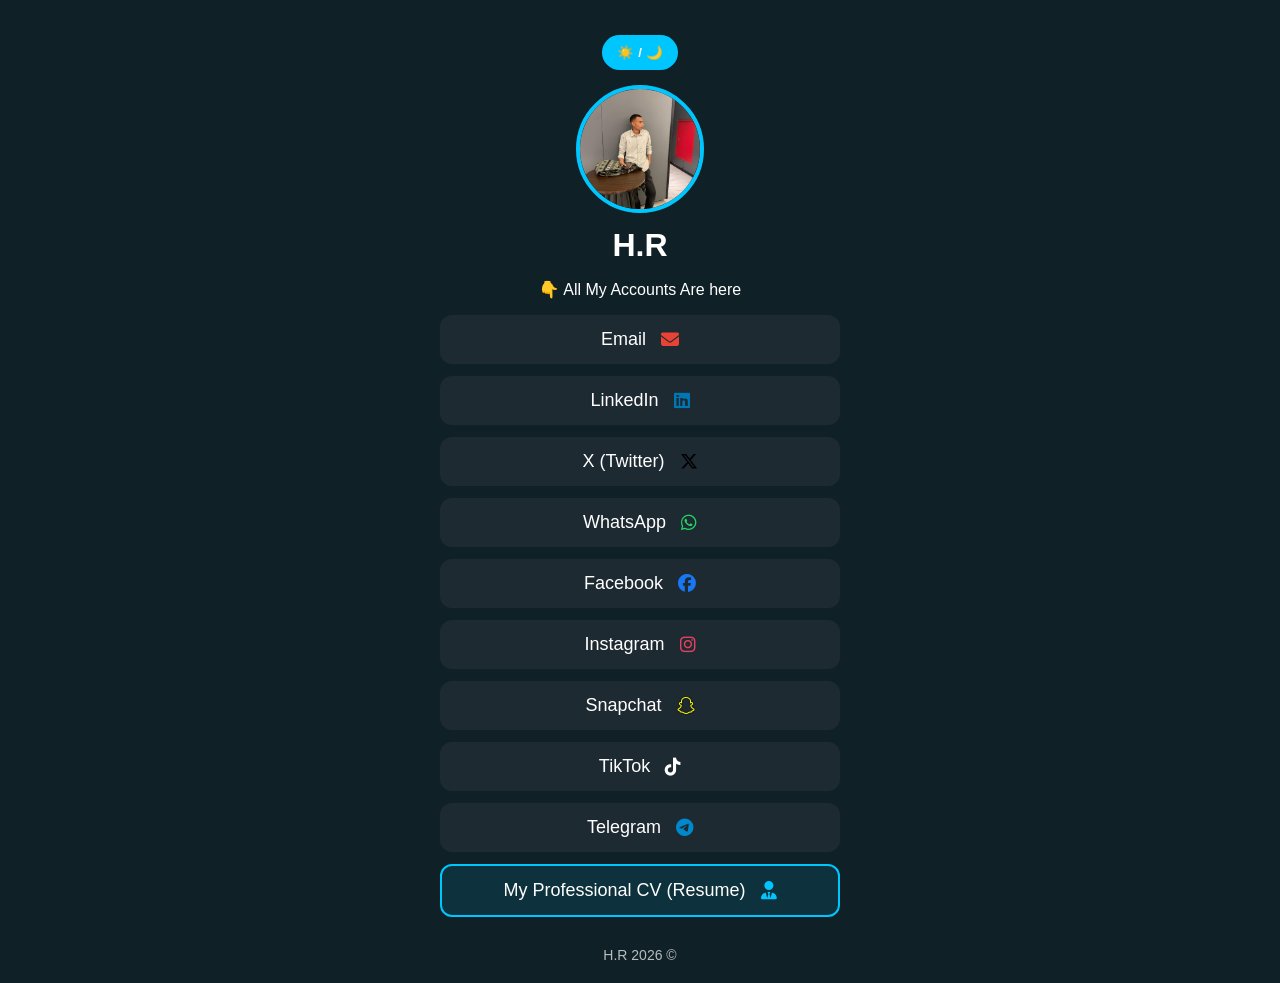
<file: CV.html>
<!DOCTYPE html>
<html lang="ar" dir="rtl">
<head>
  <meta charset="UTF-8">
  <meta name="viewport" content="width=device-width, initial-scale=1.0">
  <title>H.R Links</title>
  <link rel="icon" type="image/jpeg" href="IMG-20260322-WA0070.jpg">
  <link rel="stylesheet" href="https://cdnjs.cloudflare.com/ajax/libs/font-awesome/6.4.2/css/all.min.css">
  <style>
    :root {
      --bg: #0f2027;
      --card: #1e2a32;
      --text: #ffffff;
      --accent: #00c6ff;
    }
    body.light {
      --bg: #f4f4f4;
      --card: #ffffff;
      --text: #222;
      --accent: #0077ff;
    }
    body {
      margin: 0;
      font-family: "Segoe UI", sans-serif;
      background: var(--bg);
      color: var(--text);
      transition: 0.4s;
    }
    .container {
      max-width: 400px;
      margin: auto;
      padding: 20px;
      text-align: center;
    }
    .profile img {
      width: 120px;
      height: 120px;
      border-radius: 50%;
      object-fit: cover;
      border: 4px solid var(--accent);
      animation: float 3s ease-in-out infinite;
    }
    @keyframes float {
      0%,100% { transform: translateY(0); }
      50% { transform: translateY(-10px); }
    }
    h1 { margin: 10px 0; }
    .links a {
      display: flex;
      align-items: center;
      justify-content: center;
      gap: 15px; 
      background: var(--card);
      margin: 12px 0;
      padding: 14px;
      border-radius: 12px;
      text-decoration: none;
      color: var(--text);
      font-size: 18px;
      transition: 0.3s;
      position: relative;
      overflow: hidden;
      font-weight: 500;
    }
    .links a:hover {
      transform: scale(1.05);
      box-shadow: 0 5px 15px rgba(0,0,0,0.2);
    }
    .cv-btn { border: 2px solid var(--accent) !important; background: rgba(0, 198, 255, 0.1) !important; }
    .toggle { margin: 15px; cursor: pointer; padding: 10px 15px; border-radius: 20px; border: none; background: var(--accent); color: white; font-weight: bold; }
    footer { margin-top: 30px; font-size: 14px; opacity: 0.7; }
    /* Icon Colors */
    .fa-whatsapp { color: #25D366; } .fa-facebook { color: #1877F2; } .fa-instagram { color: #E4405F; }
    .fa-snapchat { color: #FFFC00; text-shadow: 0 0 2px black; } .fa-telegram { color: #0088cc; }
    .fa-envelope { color: #EA4335; } .fa-linkedin { color: #0077B5; } .fa-x-twitter { color: #000000; }
    body.light .fa-x-twitter, body.light .fa-tiktok { color: #000; }
  </style>
</head>
<body>
<div class="container">
  <button class="toggle" onclick="toggleMode()">🌙 / ☀️</button>
  <div class="profile">
    <img src="IMG-20260322-WA0070.jpg" alt="profile">
    <h1>H.R</h1>
    <p>All My Accounts Are here 👇</p>
  </div>
  <div class="links">
    <a href="mailto:hr9084393@gmail.com" target="_blank">
      <i class="fas fa-envelope"></i> Email
    </a>
    <a href="https://linkedin.com/in/hassan-ragab-32a0aa3bb" target="_blank">
      <i class="fab fa-linkedin"></i> LinkedIn
    </a>
    <a href="https://x.com/HassanRaga41518" target="_blank">
      <i class="fab fa-x-twitter"></i> X (Twitter)
    </a>
    <a href="https://wa.me/201121331354?text=Hello%20H.R" target="_blank">
      <i class="fab fa-whatsapp"></i> WhatsApp
    </a>
    <a href="https://facebook.com/hassan.ragab.75033" target="_blank">
      <i class="fab fa-facebook"></i> Facebook
    </a>
    <a href="https://instagram.com/hassona3.5" target="_blank">
      <i class="fab fa-instagram"></i> Instagram
    </a>
    <a href="https://www.snapchat.com/add/hassanragab8213" target="_blank">
      <i class="fab fa-snapchat"></i> Snapchat
    </a>
    <a href="https://www.tikTok.com/@hassona.26.2" target="_blank">
      <i class="fab fa-tiktok"></i> TikTok
    </a>
    <a href="https://t.me/hassona20000" target="_blank">
      <i class="fab fa-telegram"></i> Telegram
    </a>
    <a href="index.html" class="cv-btn">
      <i class="fas fa-user-tie" style="color: var(--accent);"></i> My Professional CV (Resume)
    </a>
  </div>
  <footer>© 2026 H.R</footer>
</div>
<script>
  function toggleMode() { document.body.classList.toggle("light"); }
</script>
</body>
</html>
</file>
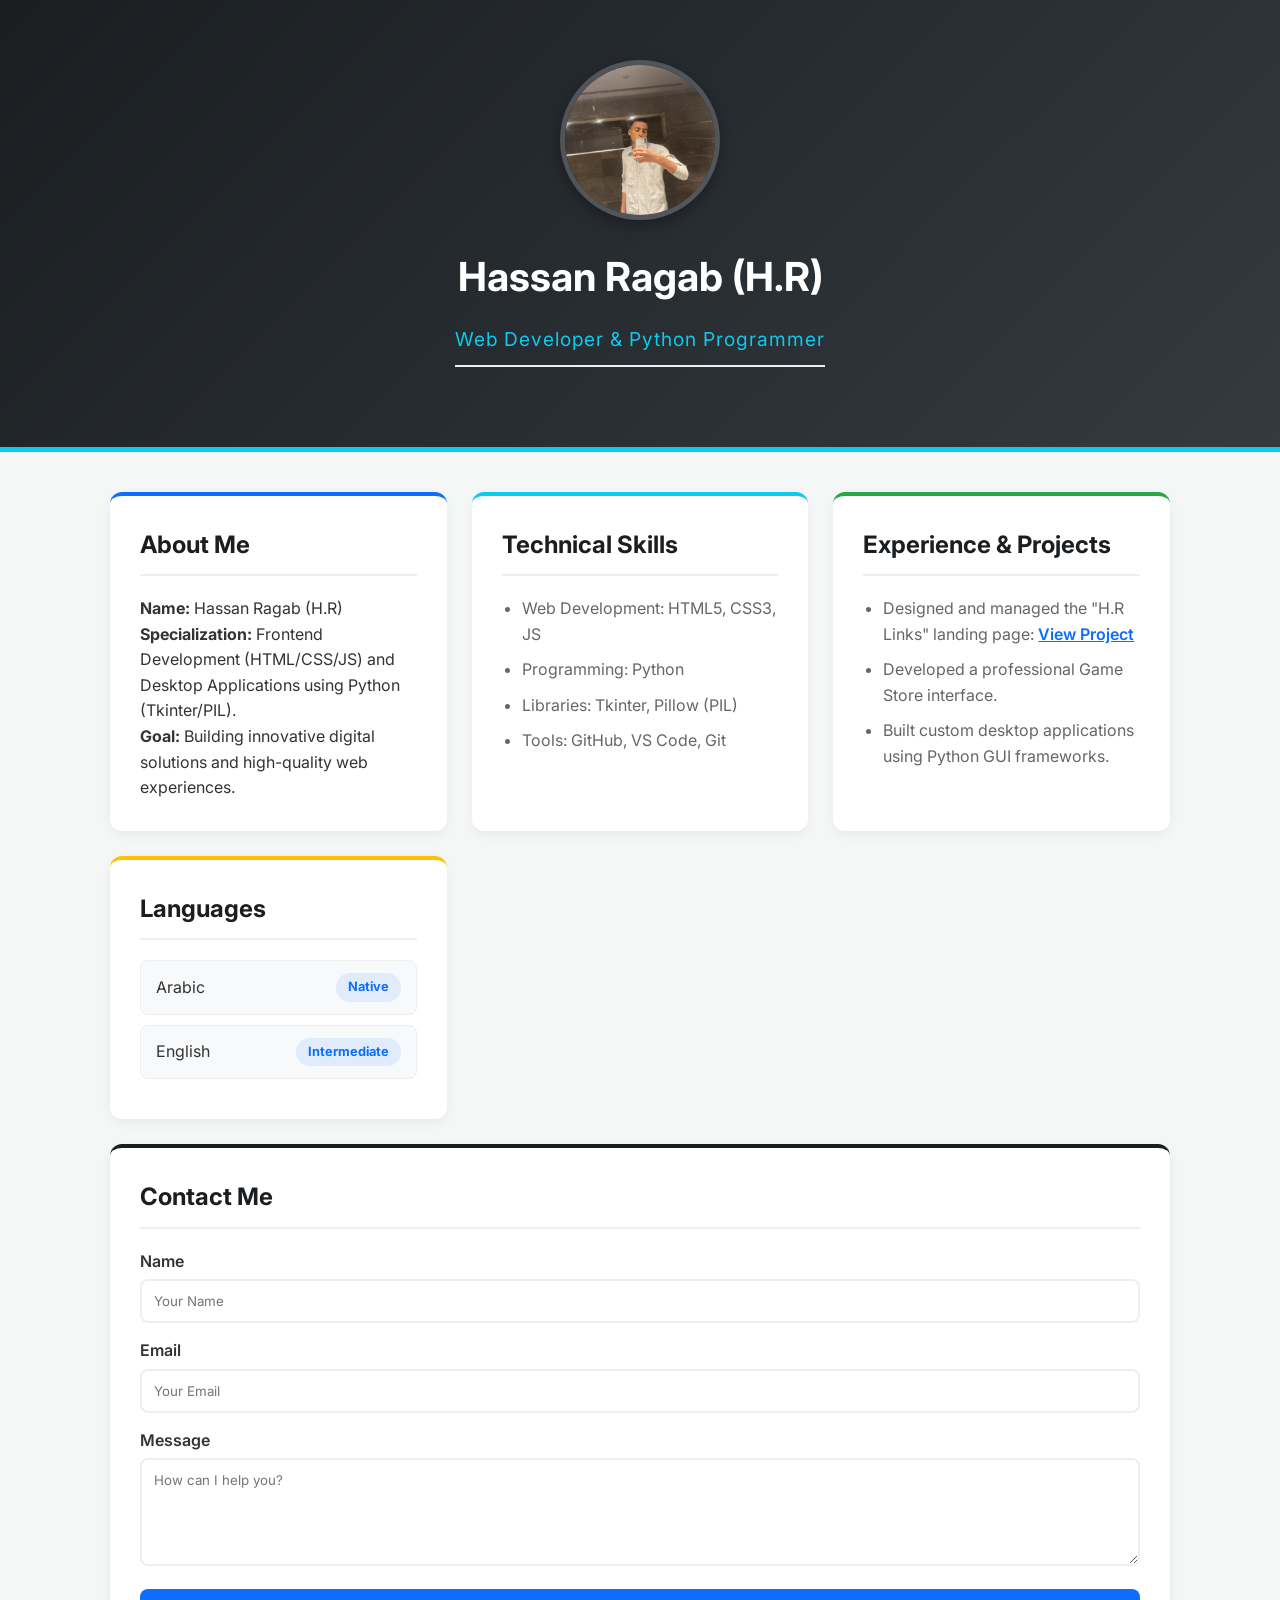
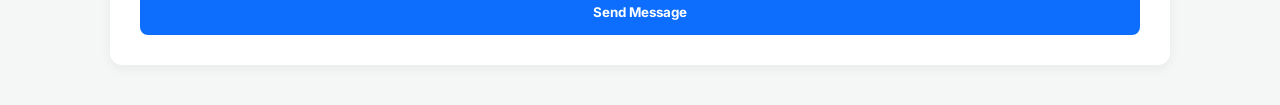
<file: H.R.CV.html>
<!DOCTYPE html>
<html lang="en">
<head>
    <meta charset="UTF-8">
    <meta name="viewport" content="width=device-width, initial-scale=1.0">
    <meta name="description" content="Hassan Ragab (H.R) - Web Developer & Python Programmer Portfolio">
    <title>Hassan.Ragab - Developer.Portfolio</title>
    
    <link rel="preconnect" href="https://fonts.googleapis.com">
    <link rel="preconnect" href="https://fonts.gstatic.com" crossorigin>
    <link href="https://fonts.googleapis.com/css2?family=Inter:wght@400;600;700&family=Tajawal:wght@500;700&display=swap" rel="stylesheet">

    <style>
        :root {
            --primary-color: #0d6efd;
            --secondary-color: #1a1e21;
            --accent-color: #0dcaf0;
            --bg-body: #f4f7f6;
            --bg-card: #ffffff;
            --text-main: #333;
            --text-light: #666;
            --transition: all 0.3s ease;
        }

        * {
            box-sizing: border-box;
            margin: 0;
            padding: 0;
        }

        body {
            font-family: 'Inter', 'Tajawal', sans-serif;
            background-color: var(--bg-body);
            color: var(--text-main);
            line-height: 1.6;
            direction: ltr; /* English Output */
        }

        .container {
            max-width: 1100px;
            margin: 0 auto;
            padding: 0 20px;
        }

        /* === Header Section === */
        header {
            background: linear-gradient(135deg, var(--secondary-color) 0%, #343a40 100%);
            color: white;
            padding: 60px 0;
            text-align: center;
            border-bottom: 5px solid var(--accent-color);
        }

        .header-content {
            display: flex;
            flex-direction: column;
            align-items: center;
            gap: 15px;
        }

        .profile-img {
            width: 160px;
            height: 160px;
            border-radius: 50%;
            object-fit: cover;
            border: 5px solid rgba(255, 255, 255, 0.2);
            box-shadow: 0 5px 15px rgba(0,0,0,0.3);
            transition: var(--transition);
        }

        header h1 {
            color: white;
            font-size: 2.5rem;
            margin-top: 10px;
        }

        header h2 {
            color: var(--accent-color);
            font-size: 1.2rem;
            font-weight: 400;
            letter-spacing: 1px;
        }

        /* === Main Content === */
        main {
            padding: 40px 0;
            display: grid;
            grid-template-columns: repeat(auto-fit, minmax(320px, 1fr));
            gap: 25px;
        }

        section {
            background-color: var(--bg-card);
            padding: 30px;
            border-radius: 12px;
            box-shadow: 0 4px 12px rgba(0,0,0,0.05);
            border-top: 4px solid var(--primary-color);
            transition: var(--transition);
        }

        section:hover {
            transform: translateY(-5px);
        }

        h2 {
            font-size: 1.5rem;
            margin-bottom: 20px;
            color: var(--secondary-color);
            border-bottom: 2px solid #eee;
            padding-bottom: 10px;
        }

        ul, ol {
            padding-left: 20px;
        }

        li {
            margin-bottom: 10px;
            color: var(--text-light);
        }

        .project-link {
            color: var(--primary-color);
            text-decoration: underline;
            font-weight: 600;
        }

        /* === Languages List === */
        .language-item {
            background-color: #f8f9fa;
            padding: 12px 15px;
            margin-bottom: 10px;
            border-radius: 8px;
            display: flex;
            justify-content: space-between;
            align-items: center;
            border: 1px solid #eee;
        }

        .lang-level {
            color: var(--primary-color);
            background-color: rgba(13, 110, 253, 0.1);
            padding: 4px 12px;
            border-radius: 20px;
            font-size: 0.8rem;
            font-weight: bold;
        }

        /* === Contact Form === */
        .contact-section {
            grid-column: 1 / -1;
            border-top-color: var(--secondary-color);
        }

        .form-group {
            margin-bottom: 15px;
        }

        label {
            display: block;
            margin-bottom: 5px;
            font-weight: 600;
        }

        input, textarea {
            width: 100%;
            padding: 12px;
            border: 2px solid #eee;
            border-radius: 8px;
            font-family: inherit;
        }

        input[type="submit"] {
            background-color: var(--primary-color);
            color: white;
            border: none;
            padding: 15px;
            font-weight: 700;
            cursor: pointer;
            transition: var(--transition);
        }

        input[type="submit"]:hover {
            background-color: #0056b3;
        }

        @media (max-width: 768px) {
            main { grid-template-columns: 1fr; }
        }
    </style>
</head>

<body>

    <header>
        <div class="container header-content">
            <img src="IMG-20260322-WA007000.jpeg" alt="Hassan Ragab" class="profile-img">
            <h1>Hassan Ragab (H.R)</h1>
            <h2>Web Developer & Python Programmer</h2>
        </div>
    </header>

    <div class="container">
        <main>
            <section>
                <h2>About Me</h2>
                <p><b>Name:</b> Hassan Ragab (H.R)</p>
                <p><b>Specialization:</b> Frontend Development (HTML/CSS/JS) and Desktop Applications using Python (Tkinter/PIL).</p>
                <p><b>Goal:</b> Building innovative digital solutions and high-quality web experiences.</p>
            </section>

            <section style="border-top-color: var(--accent-color);">
                <h2>Technical Skills</h2>
                <ul>
                    <li>Web Development: HTML5, CSS3, JS</li>
                    <li>Programming: Python</li>
                    <li>Libraries: Tkinter, Pillow (PIL)</li>
                    <li>Tools: GitHub, VS Code, Git</li>
                </ul>
            </section>

            <section style="border-top-color: #28a745;">
                <h2>Experience & Projects</h2>
                <ul>
                    <li>Designed and managed the "H.R Links" landing page: 
                        <a href="index.html" target="_blank" class="project-link">View Project</a>
                    </li>
                    <li>Developed a professional Game Store interface.</li>
                    <li>Built custom desktop applications using Python GUI frameworks.</li>
                </ul>
            </section>

            <section style="border-top-color: #ffc107;">
                <h2>Languages</h2>
                <div class="language-item">
                    <span>Arabic</span>
                    <span class="lang-level">Native</span>
                </div>
                <div class="language-item">
                    <span>English</span>
                    <span class="lang-level">Intermediate</span>
                </div>
            </section>

            <section class="contact-section">
                <h2>Contact Me</h2>
                <form action="https://formsubmit.co/moonmony94.pm@gmail.com" method="POST">
                    <div class="form-group">
                        <label>Name</label>
                        <input type="text" name="name" placeholder="Your Name" required>
                    </div>
                    <div class="form-group">
                        <label>Email</label>
                        <input type="email" name="email" placeholder="Your Email" required>
                    </div>
                    <div class="form-group">
                        <label>Message</label>
                        <textarea name="message" rows="5" placeholder="How can I help you?" required></textarea>
                    </div>
                    <input type="submit" value="Send Message">
                </form>
            </section>
        </main>
    </div>

</body>
</html>
</file>
